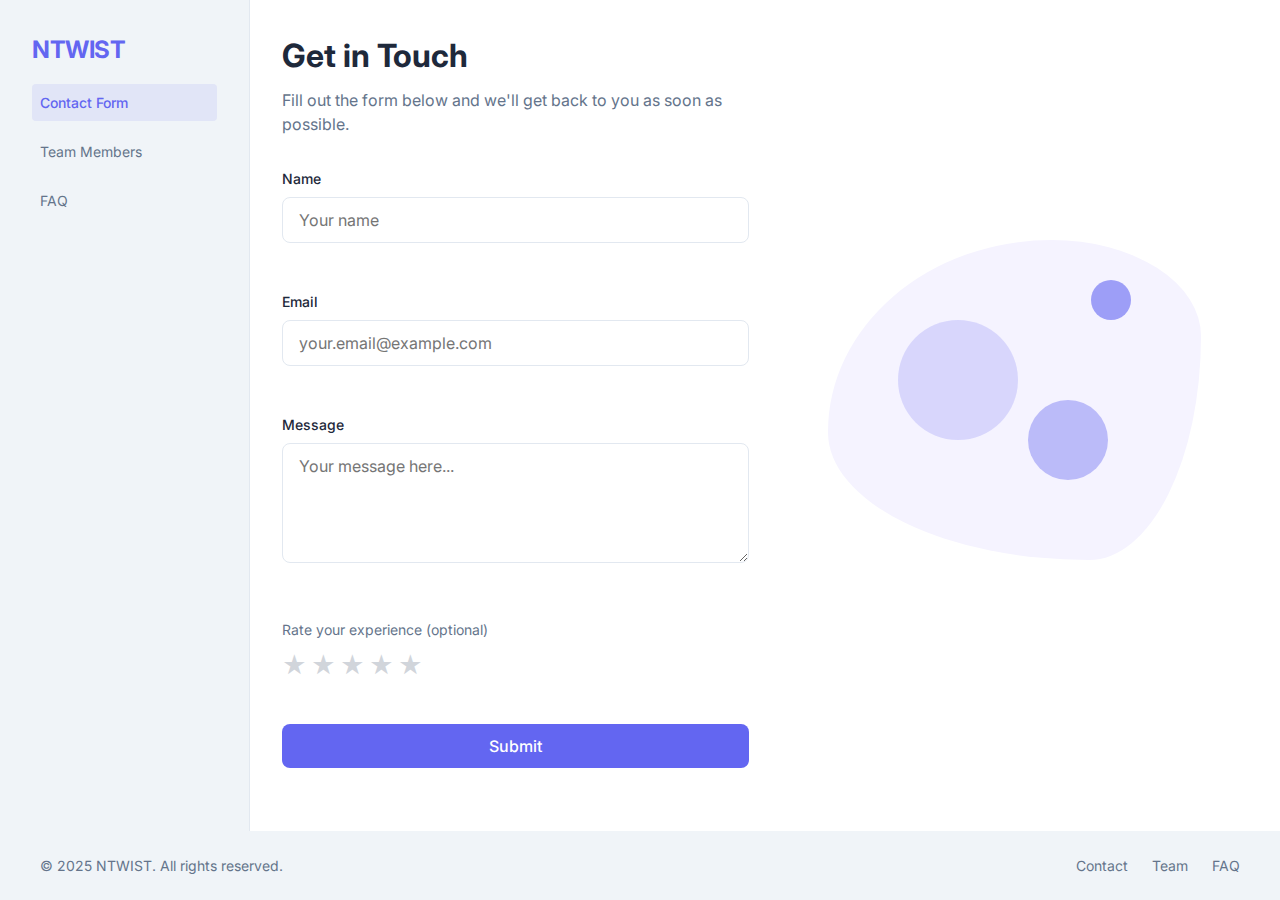
<file: index.html>
<!DOCTYPE html>
<html lang="en">
  <head>
    <meta charset="UTF-8" />
    <meta name="viewport" content="width=device-width, initial-scale=1.0" />
    <title>NTWIST | Contact Form</title>
    <link rel="stylesheet" href="assets/css/global.css" />
    <link rel="stylesheet" href="assets/css/index.css" />
    <link rel="preconnect" href="https://fonts.googleapis.com" />
    <link rel="preconnect" href="https://fonts.gstatic.com" crossorigin />
    <link
      href="https://fonts.googleapis.com/css2?family=Inter:wght@300;400;500;600;700&display=swap"
      rel="stylesheet"
    />
  </head>
  <body>
    <div class="app-container">
      <!-- <header class="header">
        <div class="logo">
          <h1>NTWIST</h1>
        </div>
        <nav class="nav">
          <ul>
            <li><a href="index.html" class="active">Contact</a></li>
            <li><a href="sort.html">Team</a></li>
            <li><a href="faq.html">FAQ</a></li>
          </ul>
        </nav>
      </header> -->

      <main class="main-content with-sidebar">
        <aside class="sidebar">
          <div class="sidebar-content">
            <div class="sidebar-section">
              <div class="logo">
                <h1>NTWIST</h1>
              </div>

              <div class="sidebar-links">
                <a href="index.html" class="active">Contact Form</a>
                <a href="sort.html">Team Members</a>
                <a href="faq.html">FAQ</a>
              </div>
            </div>
          </div>
        </aside>

        <div class="content-area">
          <div class="page-container">
            <div class="form-container">
              <div class="form-header">
                <h2>Get in Touch</h2>
                <p>
                  Fill out the form below and we'll get back to you as soon as
                  possible.
                </p>
              </div>

              <form id="contact-form" class="contact-form">
                <div class="form-group">
                  <label for="name">Name</label>
                  <input
                    type="text"
                    id="name"
                    name="name"
                    required
                    placeholder="Your name"
                  />
                  <div class="error-message" id="name-error"></div>
                </div>

                <div class="form-group">
                  <label for="email">Email</label>
                  <input
                    type="email"
                    id="email"
                    name="email"
                    required
                    placeholder="your.email@example.com"
                    pattern="[a-z0-9._%+-]+@[a-z0-9.-]+\.[a-z]{2,}$"
                  />
                  <div class="error-message" id="email-error"></div>
                </div>

                <div class="form-group">
                  <label for="message">Message</label>
                  <textarea
                    id="message"
                    name="message"
                    required
                    placeholder="Your message here..."
                  ></textarea>
                  <div class="error-message" id="message-error"></div>
                </div>

                <div class="form-group">
                  <div class="rating-container">
                    <p>Rate your experience (optional)</p>
                    <div class="star-rating" id="star-rating">
                      <span class="star" data-value="1">★</span>
                      <span class="star" data-value="2">★</span>
                      <span class="star" data-value="3">★</span>
                      <span class="star" data-value="4">★</span>
                      <span class="star" data-value="5">★</span>
                    </div>
                    <input type="hidden" id="rating" name="rating" value="0" />
                  </div>
                </div>

                <button type="submit" class="submit-btn">Submit</button>
              </form>

              <div id="success-message" class="success-message">
                <div class="success-content">
                  <div class="success-icon">✓</div>
                  <h3>Thank you!</h3>
                  <p>Your message has been sent successfully.</p>
                  <p id="time-spent"></p>
                  <button id="close-success" class="close-btn">Close</button>
                </div>
              </div>
            </div>

            <div class="form-image">
              <div class="image-container">
                <div class="blob-shape"></div>
                <div class="contact-illustration">
                  <div class="illustration-element e1"></div>
                  <div class="illustration-element e2"></div>
                  <div class="illustration-element e3"></div>
                </div>
              </div>
            </div>
          </div>
        </div>
      </main>

      <footer class="footer">
        <div class="footer-content">
          <p>&copy; 2025 NTWIST. All rights reserved.</p>
          <div class="footer-links">
            <a href="index.html">Contact</a>
            <a href="sort.html">Team</a>
            <a href="faq.html">FAQ</a>
          </div>
        </div>
      </footer>
    </div>

    <script src="assets/js/index.js"></script>
  </body>
</html>
</file>
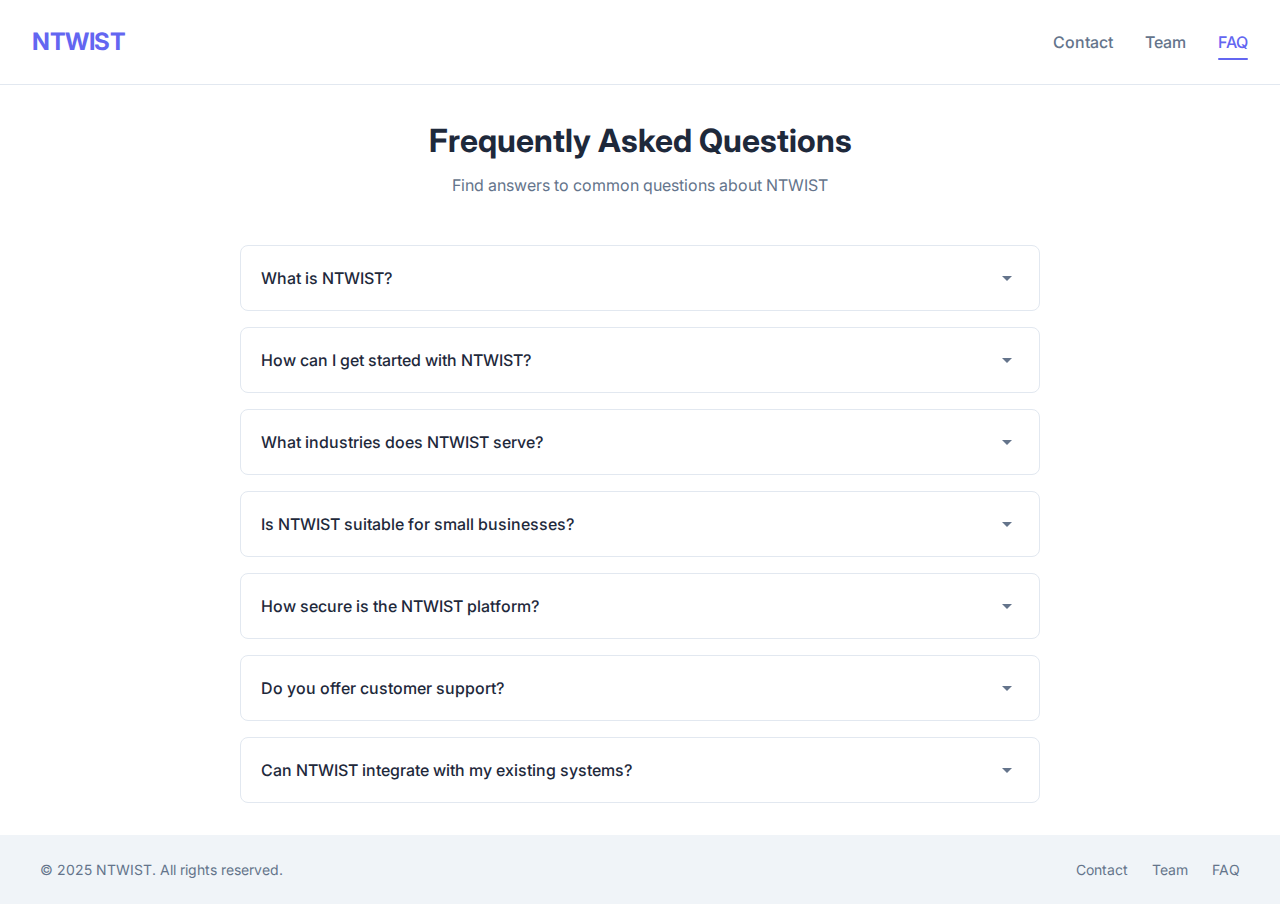
<file: faq.html>
<!DOCTYPE html>
<html lang="en">
<head>
  <meta charset="UTF-8">
  <meta name="viewport" content="width=device-width, initial-scale=1.0">
  <title>NTWIST | FAQ</title>
  <link rel="stylesheet" href="assets/css/global.css">
  <link rel="stylesheet" href="assets/css/faq.css">
  <link rel="preconnect" href="https://fonts.googleapis.com">
  <link rel="preconnect" href="https://fonts.gstatic.com" crossorigin>
  <link href="https://fonts.googleapis.com/css2?family=Inter:wght@300;400;500;600;700&display=swap" rel="stylesheet">
</head>
<body>
  <div class="app-container">
    <header class="header">
      <div class="logo">
        <h1>NTWIST</h1>
      </div>
      <nav class="nav">
        <ul>
          <li><a href="index.html">Contact</a></li>
          <li><a href="sort.html">Team</a></li>
          <li><a href="faq.html" class="active">FAQ</a></li>
        </ul>
      </nav>
    </header>

    <main class="main-content">
      <div class="faq-container">
        <div class="faq-header">
          <h2>Frequently Asked Questions</h2>
          <p>Find answers to common questions about NTWIST</p>
        </div>
        
        <div class="faq-list">
          <details class="faq-item">
            <summary class="faq-question">
              <span>What is NTWIST?</span>
              <svg class="chevron" viewBox="0 0 24 24" width="24" height="24">
                <path d="M7 10l5 5 5-5H7z"></path>
              </svg>
            </summary>
            <div class="faq-answer">
              <p>NTWIST is a cutting-edge software company specializing in AI-driven solutions for various industries. Our platform helps businesses optimize their operations, reduce costs, and improve efficiency through advanced data analytics and machine learning algorithms.</p>
            </div>
          </details>
          
          <details class="faq-item">
            <summary class="faq-question">
              <span>How can I get started with NTWIST?</span>
              <svg class="chevron" viewBox="0 0 24 24" width="24" height="24">
                <path d="M7 10l5 5 5-5H7z"></path>
              </svg>
            </summary>
            <div class="faq-answer">
              <p>Getting started with NTWIST is easy! Simply contact our sales team through the contact form, and we'll schedule a demo to show you how our platform can benefit your business. After the demo, we'll work with you to customize a solution that meets your specific needs.</p>
            </div>
          </details>
          
          <details class="faq-item">
            <summary class="faq-question">
              <span>What industries does NTWIST serve?</span>
              <svg class="chevron" viewBox="0 0 24 24" width="24" height="24">
                <path d="M7 10l5 5 5-5H7z"></path>
              </svg>
            </summary>
            <div class="faq-answer">
              <p>NTWIST serves a wide range of industries including manufacturing, healthcare, finance, retail, and energy. Our flexible platform can be adapted to meet the unique challenges of various sectors, providing tailored solutions that drive real business value.</p>
            </div>
          </details>
          
          <details class="faq-item">
            <summary class="faq-question">
              <span>Is NTWIST suitable for small businesses?</span>
              <svg class="chevron" viewBox="0 0 24 24" width="24" height="24">
                <path d="M7 10l5 5 5-5H7z"></path>
              </svg>
            </summary>
            <div class="faq-answer">
              <p>NTWIST offers scalable solutions that can be tailored to businesses of all sizes. We have pricing plans designed specifically for small businesses, allowing you to access powerful AI capabilities without breaking the bank. As your business grows, our platform can scale with you.</p>
            </div>
          </details>
          
          <details class="faq-item">
            <summary class="faq-question">
              <span>How secure is the NTWIST platform?</span>
              <svg class="chevron" viewBox="0 0 24 24" width="24" height="24">
                <path d="M7 10l5 5 5-5H7z"></path>
              </svg>
            </summary>
            <div class="faq-answer">
              <p>Security is our top priority at NTWIST. Our platform is built with enterprise-grade security features, including end-to-end encryption, regular security audits, and compliance with industry standards such as GDPR, HIPAA, and SOC 2. Your data is always protected with the highest level of security measures.</p>
            </div>
          </details>
          
          <details class="faq-item">
            <summary class="faq-question">
              <span>Do you offer customer support?</span>
              <svg class="chevron" viewBox="0 0 24 24" width="24" height="24">
                <path d="M7 10l5 5 5-5H7z"></path>
              </svg>
            </summary>
            <div class="faq-answer">
              <p>Yes, we provide comprehensive customer support to all our clients. Depending on your plan, you'll have access to email support, phone support, or a dedicated account manager. Our support team is available during business hours to help you with any questions or issues you may encounter.</p>
            </div>
          </details>
          
          <details class="faq-item">
            <summary class="faq-question">
              <span>Can NTWIST integrate with my existing systems?</span>
              <svg class="chevron" viewBox="0 0 24 24" width="24" height="24">
                <path d="M7 10l5 5 5-5H7z"></path>
              </svg>
            </summary>
            <div class="faq-answer">
              <p>NTWIST is designed to seamlessly integrate with a wide range of existing systems and software. We offer APIs and pre-built connectors for popular platforms, making it easy to incorporate our solution into your current technology stack. Our team can also develop custom integrations for specialized systems if needed.</p>
            </div>
          </details>
        </div>
      </div>
    </main>

    <footer class="footer">
      <div class="footer-content">
        <p>&copy; 2025 NTWIST. All rights reserved.</p>
        <div class="footer-links">
          <a href="index.html">Contact</a>
          <a href="sort.html">Team</a>
          <a href="faq.html">FAQ</a>
        </div>
      </div>
    </footer>
  </div>
</body>
</html>
</file>
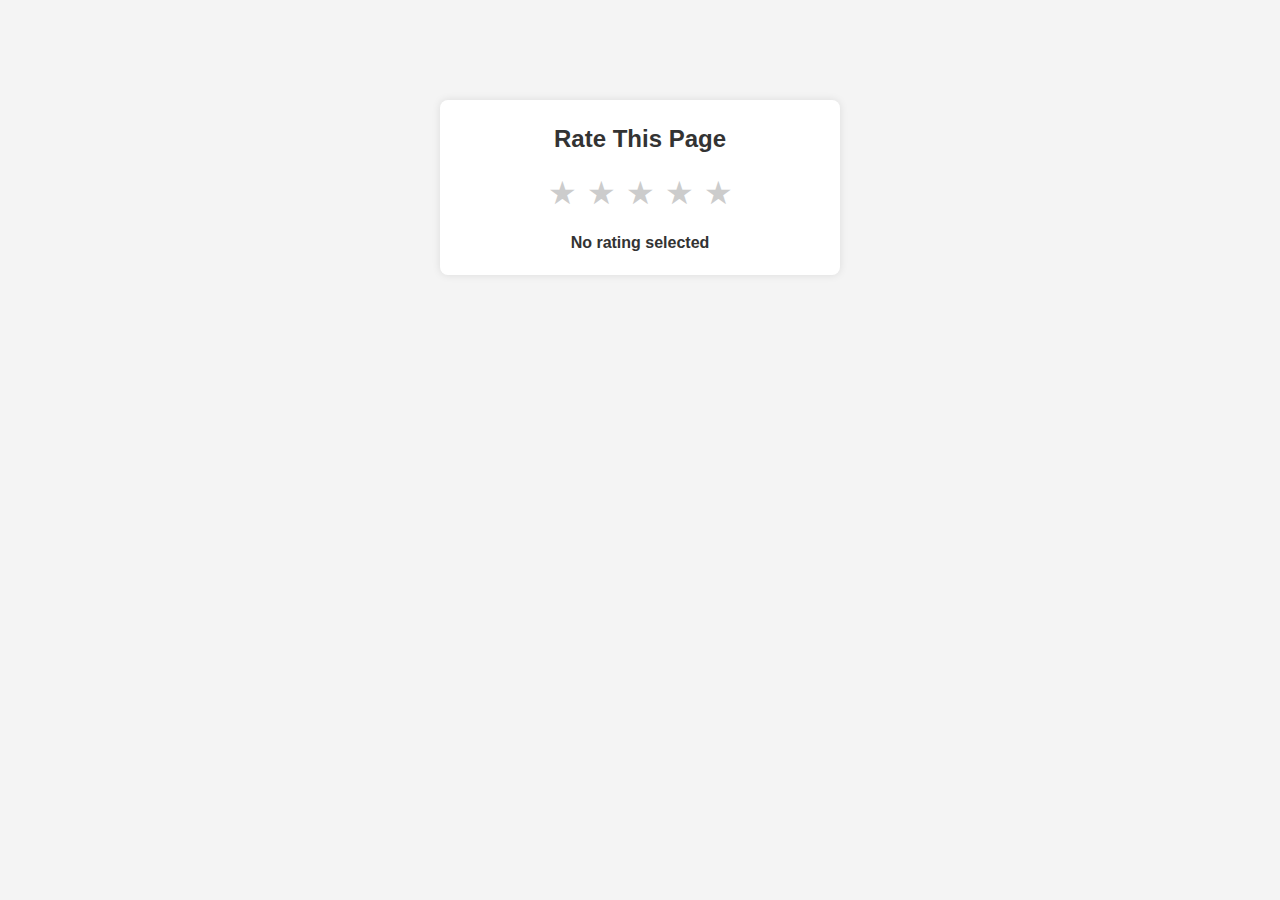
<file: rating.html>
<!DOCTYPE html>
<html lang="en">
<head>
  <meta charset="UTF-8" />
  <meta name="viewport" content="width=device-width, initial-scale=1.0"/>
  <title>Star Rating</title>
  <link rel="stylesheet" href="assets/css/style.css" />
  <style>
    .rating-container {
      max-width: 400px;
      margin: 100px auto;
      text-align: center;
    }

    .stars {
      display: flex;
      justify-content: center;
      gap: 10px;
      font-size: 2rem;
      cursor: pointer;
    }

    .star {
      color: #ccc;
      transition: color 0.2s;
    }

    .star.hover,
    .star.selected {
      color: gold;
    }

    #rating-value {
      margin-top: 10px;
      font-weight: bold;
    }
  </style>
</head>
<body>
  <div class="rating-container">
    <h2>Rate This Page</h2>
    <div class="stars" id="star-container">
      <span class="star" data-value="1">&#9733;</span>
      <span class="star" data-value="2">&#9733;</span>
      <span class="star" data-value="3">&#9733;</span>
      <span class="star" data-value="4">&#9733;</span>
      <span class="star" data-value="5">&#9733;</span>
    </div>
    <p id="rating-value">No rating selected</p>
  </div>

  <script src="assets/js/rating.js"></script>
</body>
</html>
</file>
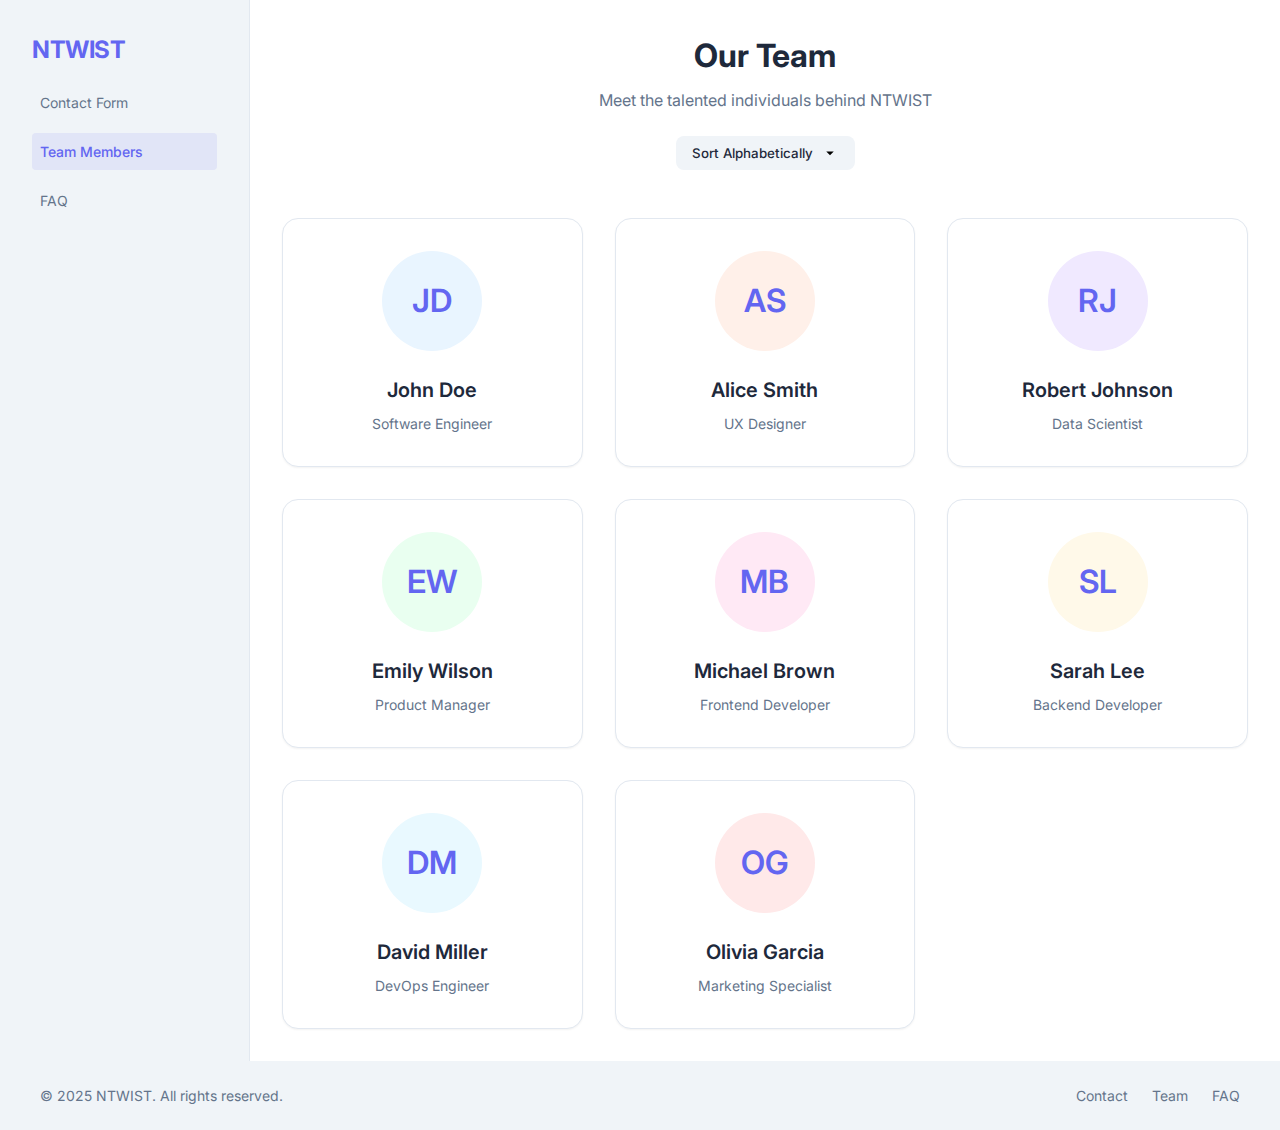
<file: sort.html>
<!DOCTYPE html>
<html lang="en">
  <head>
    <meta charset="UTF-8" />
    <meta name="viewport" content="width=device-width, initial-scale=1.0" />
    <title>NTWIST | Team</title>
    <link rel="stylesheet" href="assets/css/global.css" />
    <link rel="stylesheet" href="assets/css/sort.css" />
    <link rel="preconnect" href="https://fonts.googleapis.com" />
    <link rel="preconnect" href="https://fonts.gstatic.com" crossorigin />
    <link
      href="https://fonts.googleapis.com/css2?family=Inter:wght@300;400;500;600;700&display=swap"
      rel="stylesheet"
    />
  </head>
  <body>
    <div class="app-container">
      <main class="main-content with-sidebar">
        <aside class="sidebar">
          <div class="sidebar-content">
            <div class="sidebar-section">
              <div class="logo">
                <h1>NTWIST</h1>
              </div>

              <div class="sidebar-links">
                <a href="index.html">Contact Form</a>
                <a href="sort.html" class="active">Team Members</a>
                <a href="faq.html">FAQ</a>
              </div>
            </div>
          </div>
        </aside>

        <div class="content-area">
          <div class="team-container">
            <div class="team-header">
              <h2>Our Team</h2>
              <p>Meet the talented individuals behind NTWIST</p>
              <button id="sort-button" class="sort-button">
                <span>Sort Alphabetically</span>
                <svg
                  class="sort-icon"
                  viewBox="0 0 24 24"
                  width="18"
                  height="18"
                >
                  <path d="M7 10l5 5 5-5H7z"></path>
                </svg>
              </button>
            </div>

            <div class="team-grid" id="team-list">
              <div class="team-card">
                <div class="team-avatar" style="background-color: #e9f5ff">
                  <span>JD</span>
                </div>
                <div class="team-info">
                  <h3>John Doe</h3>
                  <p>Software Engineer</p>
                </div>
              </div>

              <div class="team-card">
                <div class="team-avatar" style="background-color: #fff0e9">
                  <span>AS</span>
                </div>
                <div class="team-info">
                  <h3>Alice Smith</h3>
                  <p>UX Designer</p>
                </div>
              </div>

              <div class="team-card">
                <div class="team-avatar" style="background-color: #f0e9ff">
                  <span>RJ</span>
                </div>
                <div class="team-info">
                  <h3>Robert Johnson</h3>
                  <p>Data Scientist</p>
                </div>
              </div>

              <div class="team-card">
                <div class="team-avatar" style="background-color: #e9fff0">
                  <span>EW</span>
                </div>
                <div class="team-info">
                  <h3>Emily Wilson</h3>
                  <p>Product Manager</p>
                </div>
              </div>

              <div class="team-card">
                <div class="team-avatar" style="background-color: #ffe9f5">
                  <span>MB</span>
                </div>
                <div class="team-info">
                  <h3>Michael Brown</h3>
                  <p>Frontend Developer</p>
                </div>
              </div>

              <div class="team-card">
                <div class="team-avatar" style="background-color: #fff9e9">
                  <span>SL</span>
                </div>
                <div class="team-info">
                  <h3>Sarah Lee</h3>
                  <p>Backend Developer</p>
                </div>
              </div>

              <div class="team-card">
                <div class="team-avatar" style="background-color: #e9f9ff">
                  <span>DM</span>
                </div>
                <div class="team-info">
                  <h3>David Miller</h3>
                  <p>DevOps Engineer</p>
                </div>
              </div>

              <div class="team-card">
                <div class="team-avatar" style="background-color: #ffe9e9">
                  <span>OG</span>
                </div>
                <div class="team-info">
                  <h3>Olivia Garcia</h3>
                  <p>Marketing Specialist</p>
                </div>
              </div>
            </div>
          </div>
        </div>
      </main>

      <footer class="footer">
        <div class="footer-content">
          <p>&copy; 2025 NTWIST. All rights reserved.</p>
          <div class="footer-links">
            <a href="index.html">Contact</a>
            <a href="sort.html">Team</a>
            <a href="faq.html">FAQ</a>
          </div>
        </div>
      </footer>
    </div>

    <script src="assets/js/sort.js"></script>
  </body>
</html>
</file>
<file: assets/css/global.css>
/* Global CSS for all pages */
:root {
  --primary-color: #6366f1;
  --primary-hover: #4f46e5;
  --secondary-color: #f0f4f8;
  --text-color: #1e293b;
  --text-light: #64748b;
  --background-color: #ffffff;
  --border-color: #e2e8f0;
  --success-color: #10b981;
  --error-color: #ef4444;
  --shadow-sm: 0 1px 2px 0 rgba(0, 0, 0, 0.05);
  --shadow-md: 0 4px 6px -1px rgba(0, 0, 0, 0.1), 0 2px 4px -1px rgba(0, 0, 0, 0.06);
  --shadow-lg: 0 10px 15px -3px rgba(0, 0, 0, 0.1), 0 4px 6px -2px rgba(0, 0, 0, 0.05);
  --radius-sm: 0.25rem;
  --radius-md: 0.5rem;
  --radius-lg: 1rem;
  --transition: all 0.3s ease;
  --sidebar-width: 250px;
}

* {
  margin: 0;
  padding: 0;
  box-sizing: border-box;
}

body {
  font-family: "Inter", sans-serif;
  color: var(--text-color);
  background-color: var(--background-color);
  line-height: 1.5;
}

.app-container {
  display: flex;
  flex-direction: column;
  min-height: 100vh;
}

/* Header styles */
.header {
  display: flex;
  justify-content: space-between;
  align-items: center;
  padding: 1.5rem 2rem;
  background-color: var(--background-color);
  border-bottom: 1px solid var(--border-color);
}

.logo h1 {
  font-size: 1.5rem;
  font-weight: 700;
  color: var(--primary-color);
  letter-spacing: -0.5px;
}

.nav ul {
  display: flex;
  list-style: none;
  gap: 2rem;
}

.nav a {
  text-decoration: none;
  color: var(--text-light);
  font-weight: 500;
  transition: var(--transition);
  position: relative;
  padding: 0.5rem 0;
}

.nav a:hover {
  color: var(--primary-color);
}

.nav a.active {
  color: var(--primary-color);
}

.nav a.active::after {
  content: "";
  position: absolute;
  bottom: 0;
  left: 0;
  width: 100%;
  height: 2px;
  background-color: var(--primary-color);
  border-radius: 1px;
}

/* Main content styles */
.main-content {
  flex: 1;
  padding: 2rem;
  max-width: 1200px;
  margin: 0 auto;
  width: 100%;
}

/* Sidebar layout */
.with-sidebar {
  display: flex;
  max-width: 100%;
  margin: 0;
  padding: 0;
}

.sidebar {
  width: var(--sidebar-width);
  background-color: var(--secondary-color);
  border-right: 1px solid var(--border-color);
  padding: 2rem;
  /* height: calc(100vh - 73px); Adjust based on header height */
  position: sticky;
  /* top: 73px; Adjust based on header height */
  overflow-y: auto;
}

.sidebar-content {
  display: flex;
  flex-direction: column;
  gap: 2rem;
}

.sidebar-section {
  display: flex;
  flex-direction: column;
  gap: 1rem;
}

.sidebar-section h3 {
  font-size: 1rem;
  font-weight: 600;
  color: var(--text-color);
  padding-bottom: 0.5rem;
  border-bottom: 1px solid var(--border-color);
}

.sidebar-links {
  display: flex;
  flex-direction: column;
  gap: 0.75rem;
}

.sidebar-links a {
  text-decoration: none;
  color: var(--text-light);
  font-size: 0.875rem;
  transition: var(--transition);
  padding: 0.5rem;
  border-radius: var(--radius-sm);
}

.sidebar-links a:hover {
  background-color: rgba(99, 102, 241, 0.1);
  color: var(--primary-color);
}

.sidebar-links a.active {
  background-color: rgba(99, 102, 241, 0.1);
  color: var(--primary-color);
  font-weight: 500;
}

.content-area {
  flex: 1;
  padding: 2rem;
  overflow-y: auto;
}

/* Footer styles */
.footer {
  background-color: var(--secondary-color);
  padding: 1.5rem 2rem;
  margin-top: auto;
}

.footer-content {
  display: flex;
  justify-content: space-between;
  align-items: center;
  max-width: 1200px;
  margin: 0 auto;
}

.footer p {
  color: var(--text-light);
  font-size: 0.875rem;
}

.footer-links {
  display: flex;
  gap: 1.5rem;
}

.footer-links a {
  color: var(--text-light);
  text-decoration: none;
  font-size: 0.875rem;
  transition: var(--transition);
}

.footer-links a:hover {
  color: var(--primary-color);
}

/* Button styles */
button {
  cursor: pointer;
  font-family: "Inter", sans-serif;
  border: none;
  outline: none;
  transition: var(--transition);
}

/* Responsive styles */
@media (max-width: 992px) {
  .with-sidebar {
    flex-direction: column;
  }

  .sidebar {
    width: 100%;
    height: auto;
    position: static;
    border-right: none;
    border-bottom: 1px solid var(--border-color);
    padding: 1.5rem 2rem;
  }

  .content-area {
    padding: 1.5rem;
  }
}

@media (max-width: 768px) {
  .header {
    padding: 1rem;
    flex-direction: column;
    gap: 1rem;
  }

  .nav ul {
    gap: 1rem;
  }

  .main-content {
    padding: 1rem;
  }

  .footer-content {
    flex-direction: column;
    gap: 1rem;
    text-align: center;
  }

  .sidebar {
    padding: 1rem;
  }

  .content-area {
    padding: 1rem;
  }
}
</file>
<file: assets/css/index.css>
/* Contact Form Page Styles */
.page-container {
  display: flex;
  gap: 2rem;
  align-items: center;
}

.form-container {
  flex: 1;
  max-width: 600px;
}

.form-header {
  margin-bottom: 2rem;
}

.form-header h2 {
  font-size: 2rem;
  font-weight: 700;
  margin-bottom: 0.5rem;
  color: var(--text-color);
}

.form-header p {
  color: var(--text-light);
}

.contact-form {
  display: flex;
  flex-direction: column;
  gap: 1.5rem;
}

.form-group {
  display: flex;
  flex-direction: column;
  gap: 0.5rem;
}

.form-group label {
  font-weight: 500;
  font-size: 0.875rem;
}

.form-group input,
.form-group textarea {
  padding: 0.75rem 1rem;
  border: 1px solid var(--border-color);
  border-radius: var(--radius-md);
  font-family: "Inter", sans-serif;
  font-size: 1rem;
  transition: var(--transition);
}

.form-group input:focus,
.form-group textarea:focus {
  outline: none;
  border-color: var(--primary-color);
  box-shadow: 0 0 0 2px rgba(99, 102, 241, 0.2);
}

.form-group textarea {
  min-height: 120px;
  resize: vertical;
}

.error-message {
  color: var(--error-color);
  font-size: 0.75rem;
  height: 1rem;
}

.submit-btn {
  background-color: var(--primary-color);
  color: white;
  padding: 0.75rem 1.5rem;
  border-radius: var(--radius-md);
  font-weight: 500;
  font-size: 1rem;
  margin-top: 1rem;
  transition: var(--transition);
}

.submit-btn:hover {
  background-color: var(--primary-hover);
  transform: translateY(-1px);
}

.submit-btn:active {
  transform: translateY(0);
}

/* Success message styles */
.success-message {
  position: fixed;
  top: 0;
  left: 0;
  width: 100%;
  height: 100%;
  background-color: rgba(0, 0, 0, 0.5);
  display: flex;
  justify-content: center;
  align-items: center;
  z-index: 1000;
  opacity: 0;
  visibility: hidden;
  transition: var(--transition);
}

.success-message.show {
  opacity: 1;
  visibility: visible;
}

.success-content {
  background-color: white;
  padding: 2rem;
  border-radius: var(--radius-lg);
  text-align: center;
  max-width: 400px;
  width: 90%;
  box-shadow: var(--shadow-lg);
}

.success-icon {
  width: 60px;
  height: 60px;
  background-color: var(--success-color);
  color: white;
  border-radius: 50%;
  display: flex;
  justify-content: center;
  align-items: center;
  margin: 0 auto 1rem;
  font-size: 1.5rem;
}

.success-content h3 {
  font-size: 1.5rem;
  margin-bottom: 0.5rem;
}

.success-content p {
  color: var(--text-light);
  margin-bottom: 1.5rem;
}

.close-btn {
  background-color: var(--secondary-color);
  color: var(--text-color);
  padding: 0.75rem 1.5rem;
  border-radius: var(--radius-md);
  font-weight: 500;
}

.close-btn:hover {
  background-color: #e2e8f0;
}

/* Star rating styles */
.rating-container {
  margin-top: 0.5rem;
}

.rating-container p {
  font-size: 0.875rem;
  margin-bottom: 0.5rem;
  color: var(--text-light);
}

.star-rating {
  display: flex;
  gap: 0.25rem;
}

.star {
  font-size: 1.5rem;
  color: #d1d5db;
  cursor: pointer;
  transition: var(--transition);
}

.star:hover,
.star.active {
  color: #fbbf24;
}

/* Form image styles */
.form-image {
  flex: 1;
  display: flex;
  justify-content: center;
  align-items: center;
}

.image-container {
  position: relative;
  width: 100%;
  height: 400px;
}

.blob-shape {
  position: absolute;
  width: 80%;
  height: 80%;
  background-color: #f5f3ff;
  border-radius: 60% 40% 30% 70% / 60% 30% 70% 40%;
  animation: blob-animation 8s ease-in-out infinite alternate;
  z-index: 1;
  top: 10%;
  left: 10%;
}

@keyframes blob-animation {
  0% {
    border-radius: 60% 40% 30% 70% / 60% 30% 70% 40%;
  }
  50% {
    border-radius: 30% 60% 70% 40% / 50% 60% 30% 60%;
  }
  100% {
    border-radius: 60% 40% 30% 70% / 60% 30% 70% 40%;
  }
}

.contact-illustration {
  position: absolute;
  width: 100%;
  height: 100%;
  z-index: 2;
  display: flex;
  justify-content: center;
  align-items: center;
}

.illustration-element {
  position: absolute;
  border-radius: 50%;
}

.e1 {
  width: 120px;
  height: 120px;
  background-color: rgba(99, 102, 241, 0.2);
  top: 30%;
  left: 25%;
}

.e2 {
  width: 80px;
  height: 80px;
  background-color: rgba(99, 102, 241, 0.4);
  bottom: 30%;
  right: 30%;
}

.e3 {
  width: 40px;
  height: 40px;
  background-color: rgba(99, 102, 241, 0.6);
  top: 20%;
  right: 25%;
}

/* Responsive styles */
@media (max-width: 1200px) {
  .page-container {
    flex-direction: column;
  }

  .form-container {
    max-width: 100%;
  }

  .image-container {
    height: 300px;
    margin-top: 2rem;
  }
}

@media (max-width: 768px) {
  .form-header h2 {
    font-size: 1.5rem;
  }

  .image-container {
    height: 200px;
  }
}
</file>
<file: assets/css/faq.css>
/* FAQ Page Styles */
.faq-container {
  max-width: 800px;
  margin: 0 auto;
}

.faq-header {
  text-align: center;
  margin-bottom: 3rem;
}

.faq-header h2 {
  font-size: 2rem;
  font-weight: 700;
  margin-bottom: 0.5rem;
}

.faq-header p {
  color: var(--text-light);
}

.faq-list {
  display: flex;
  flex-direction: column;
  gap: 1rem;
}

.faq-item {
  border: 1px solid var(--border-color);
  border-radius: var(--radius-md);
  overflow: hidden;
  transition: var(--transition);
}

.faq-item:hover {
  border-color: var(--primary-color);
}

.faq-question {
  padding: 1.25rem;
  cursor: pointer;
  display: flex;
  justify-content: space-between;
  align-items: center;
  font-weight: 500;
  user-select: none;
}

.faq-question::-webkit-details-marker {
  display: none;
}

.chevron {
  transition: var(--transition);
  fill: var(--text-light);
}

details[open] .chevron {
  transform: rotate(180deg);
  fill: var(--primary-color);
}

.faq-answer {
  padding: 0 1.25rem 1.25rem;
  color: var(--text-light);
}

details[open] {
  background-color: var(--secondary-color);
  border-color: var(--primary-color);
}

details[open] .faq-question {
  color: var(--primary-color);
  font-weight: 600;
}

/* Animation for opening/closing */
@keyframes slideDown {
  from {
    opacity: 0;
    transform: translateY(-10px);
  }
  to {
    opacity: 1;
    transform: translateY(0);
  }
}

details[open] .faq-answer {
  animation: slideDown 0.3s ease-out;
}

/* Responsive styles */
@media (max-width: 768px) {
  .faq-header h2 {
    font-size: 1.5rem;
  }

  .faq-question {
    padding: 1rem;
    font-size: 0.9rem;
  }

  .faq-answer {
    padding: 0 1rem 1rem;
    font-size: 0.9rem;
  }
}
</file>
<file: assets/css/sort.css>
/* Team List Page Styles */
.team-container {
  max-width: 100%;
  margin: 0 auto;
}

.team-header {
  text-align: center;
  margin-bottom: 3rem;
}

.team-header h2 {
  font-size: 2rem;
  font-weight: 700;
  margin-bottom: 0.5rem;
}

.team-header p {
  color: var(--text-light);
  margin-bottom: 1.5rem;
}

.sort-button {
  display: flex;
  align-items: center;
  gap: 0.5rem;
  background-color: var(--secondary-color);
  color: var(--text-color);
  padding: 0.5rem 1rem;
  border-radius: var(--radius-md);
  font-weight: 500;
  margin: 0 auto;
  transition: var(--transition);
}

.sort-button:hover {
  background-color: #e2e8f0;
}

.sort-icon {
  transition: var(--transition);
}

.sort-button.sorted .sort-icon {
  transform: rotate(180deg);
}

.team-grid {
  display: grid;
  grid-template-columns: repeat(auto-fill, minmax(250px, 1fr));
  gap: 2rem;
}

.team-card {
  background-color: white;
  border-radius: var(--radius-lg);
  overflow: hidden;
  box-shadow: var(--shadow-sm);
  transition: var(--transition);
  border: 1px solid var(--border-color);
  display: flex;
  flex-direction: column;
  align-items: center;
  padding: 2rem;
  text-align: center;
}

.team-card:hover {
  transform: translateY(-5px);
  box-shadow: var(--shadow-md);
}

.team-avatar {
  width: 100px;
  height: 100px;
  border-radius: 50%;
  display: flex;
  justify-content: center;
  align-items: center;
  margin-bottom: 1.5rem;
}

.team-avatar span {
  font-size: 2rem;
  font-weight: 600;
  color: var(--primary-color);
}

.team-info h3 {
  font-size: 1.25rem;
  font-weight: 600;
  margin-bottom: 0.5rem;
}

.team-info p {
  color: var(--text-light);
  font-size: 0.875rem;
}

/* Animation for sorting */
@keyframes fadeIn {
  from {
    opacity: 0;
    transform: translateY(10px);
  }
  to {
    opacity: 1;
    transform: translateY(0);
  }
}

.team-card {
  animation: fadeIn 0.3s ease-out forwards;
}

/* Responsive styles */
@media (max-width: 992px) {
  .team-grid {
    grid-template-columns: repeat(auto-fill, minmax(220px, 1fr));
  }
}

@media (max-width: 768px) {
  .team-header h2 {
    font-size: 1.5rem;
  }

  .team-grid {
    grid-template-columns: repeat(auto-fill, minmax(180px, 1fr));
    gap: 1.5rem;
  }

  .team-avatar {
    width: 80px;
    height: 80px;
  }

  .team-avatar span {
    font-size: 1.5rem;
  }
}
</file>
<file: assets/css/style.css>
/* Reset */
* {
  margin: 0;
  padding: 0;
  box-sizing: border-box;
}

body {
  font-family: Arial, sans-serif;
  background-color: #f4f4f4;
  color: #333;
  line-height: 1.6;
  padding: 0;
  margin: 0;
}

/* Layout for sidebar pages */
.container {
  display: flex;
  min-height: 100vh;
}

.sidebar {
  width: 250px;
  background-color: #333;
  color: #fff;
  padding: 20px;
  flex-shrink: 0;
  position: sticky;
  top: 0;
  height: 100vh;
}

.sidebar h2 {
  font-size: 1.5rem;
  margin-bottom: 20px;
}

.sidebar nav a {
  display: block;
  color: #fff;
  text-decoration: none;
  margin: 10px 0;
}

.sidebar nav a:hover {
  text-decoration: underline;
}

.main {
  flex: 1;
  padding: 20px;
  overflow-y: auto;
  background-color: #fff;
}

/* Form styling (index.html) */
form {
  max-width: 500px;
  margin: auto;
  background: #fdfdfd;
  padding: 20px;
  border-radius: 8px;
  box-shadow: 0 0 10px rgba(0,0,0,0.1);
}

form label {
  display: block;
  margin-top: 10px;
}

form input,
form textarea {
  width: 100%;
  padding: 10px;
  margin-top: 5px;
  border: 1px solid #ccc;
  border-radius: 5px;
}

form button {
  margin-top: 15px;
  padding: 10px 15px;
  border: none;
  background-color: #007bff;
  color: white;
  border-radius: 5px;
  cursor: pointer;
}

form button:hover {
  background-color: #0056b3;
}

#timer {
  margin-top: 15px;
  font-style: italic;
  color: #555;
}

.confirmation {
  color: green;
  font-weight: bold;
  margin-top: 15px;
}

/* Sortable list (sort.html) */
.sort-container {
  max-width: 600px;
  margin: auto;
}

#name-list {
  margin-top: 15px;
  list-style: none;
  padding-left: 0;
}

#name-list li {
  padding: 10px;
  border-bottom: 1px solid #ddd;
}

#sort-btn {
  margin-top: 10px;
  padding: 10px 15px;
  border: none;
  background-color: #28a745;
  color: white;
  border-radius: 5px;
  cursor: pointer;
}

#sort-btn:hover {
  background-color: #1e7e34;
}

/* FAQ page (faq.html) */
.faq-container {
  max-width: 600px;
  margin: auto;
  padding: 20px;
}

details {
  border: 1px solid #ccc;
  border-radius: 8px;
  margin-bottom: 10px;
  padding: 10px;
  background-color: #f9f9f9;
}

summary {
  font-weight: bold;
  cursor: pointer;
}

/* Rating page (rating.html) */
.rating-container {
  max-width: 400px;
  margin: 100px auto;
  text-align: center;
  background: #fff;
  padding: 20px;
  border-radius: 8px;
  box-shadow: 0 0 8px rgba(0, 0, 0, 0.1);
}

.stars {
  display: flex;
  justify-content: center;
  gap: 10px;
  font-size: 2rem;
  cursor: pointer;
  margin-top: 10px;
}

.star {
  color: #ccc;
  transition: color 0.2s;
}

.star.selected {
  color: gold;
}

#rating-value {
  margin-top: 10px;
  font-weight: bold;
}

/* Mobile Responsiveness */
@media screen and (max-width: 768px) {
  .container {
    flex-direction: column;
  }

  .sidebar {
    width: 100%;
    height: auto;
    position: static;
  }

  .main {
    padding: 10px;
  }
}
</file>
